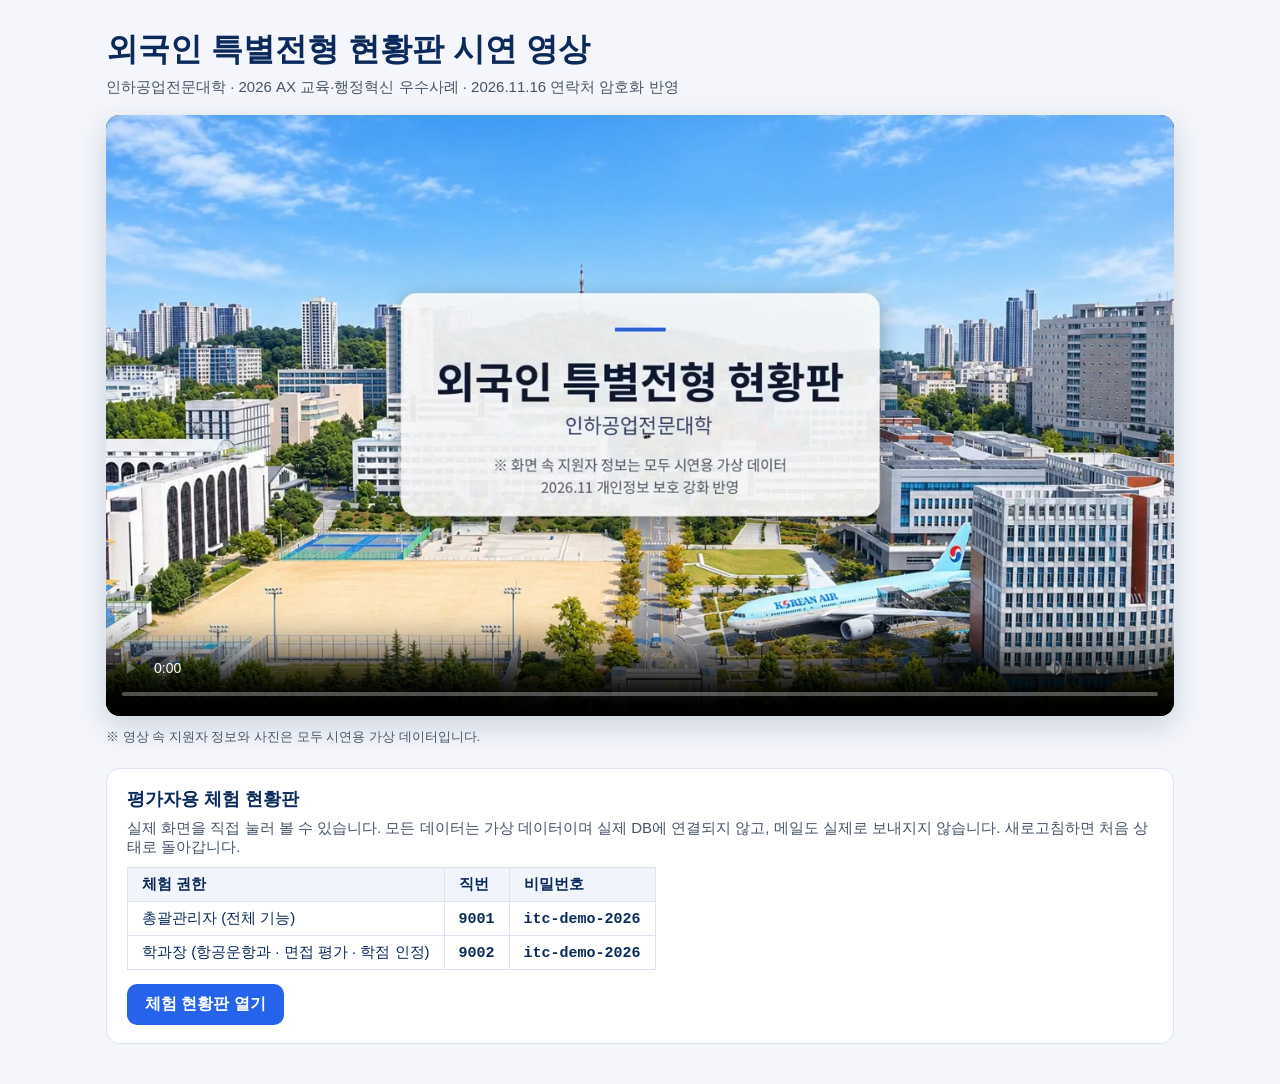
<file: demo/index.html>
<!doctype html>
<html lang="ko">
<head>
<meta charset="utf-8">
<meta name="viewport" content="width=device-width, initial-scale=1">
<title>외국인 특별전형 현황판 시연 영상</title>
<style>
  :root{--ink:#0b2a5b;--mute:#475569;--bg:#f4f6fb}
  *{box-sizing:border-box}
  body{margin:0;background:var(--bg);color:var(--ink);font-family:Pretendard,"Noto Sans KR","Malgun Gothic",sans-serif}
  main{max-width:1100px;margin:0 auto;padding:28px 16px 40px}
  h1{font-size:clamp(22px,4vw,32px);margin:0 0 6px}
  p{margin:0 0 18px;color:var(--mute);font-size:15px}
  video{width:100%;border-radius:14px;background:#000;box-shadow:0 10px 30px rgba(11,42,91,.18);display:block}
  .note{margin-top:12px;font-size:13px;color:var(--mute)}
  .try{margin-top:22px;background:#fff;border:1px solid #dbe3f0;border-radius:14px;padding:18px 20px}
  .try h2{font-size:18px;margin:0 0 8px}
  .try table{border-collapse:collapse;margin:10px 0 14px;font-size:15px}
  .try td,.try th{border:1px solid #dbe3f0;padding:7px 14px;text-align:left}
  .try th{background:#f1f5fb}
  .try code{font-size:15px;font-weight:700;color:#0b2a5b}
  .btn{display:inline-block;background:#2563eb;color:#fff;text-decoration:none;font-weight:700;padding:10px 18px;border-radius:10px}
</style>
</head>
<body>
<main>
  <h1>외국인 특별전형 현황판 시연 영상</h1>
  <p>인하공업전문대학 · 2026 AX 교육·행정혁신 우수사례 · 2026.11.16 연락처 암호화 반영</p>
  <video src="demo.mp4?v=20261114k" poster="poster.jpg?v=20261114c" controls playsinline preload="metadata"></video>
  <div class="note">※ 영상 속 지원자 정보와 사진은 모두 시연용 가상 데이터입니다.</div>
  <section class="try">
    <h2>평가자용 체험 현황판</h2>
    <p style="margin-bottom:6px">실제 화면을 직접 눌러 볼 수 있습니다. 모든 데이터는 가상 데이터이며 실제 DB에 연결되지 않고, 메일도 실제로 보내지지 않습니다. 새로고침하면 처음 상태로 돌아갑니다.</p>
    <table>
      <tr><th>체험 권한</th><th>직번</th><th>비밀번호</th></tr>
      <tr><td>총괄관리자 (전체 기능)</td><td><code>9001</code></td><td><code>itc-demo-2026</code></td></tr>
      <tr><td>학과장 (항공운항과 · 면접 평가 · 학점 인정)</td><td><code>9002</code></td><td><code>itc-demo-2026</code></td></tr>
    </table>
    <a class="btn" href="app/">체험 현황판 열기</a>
  </section>
</main>
</body>
</html>
</file>
